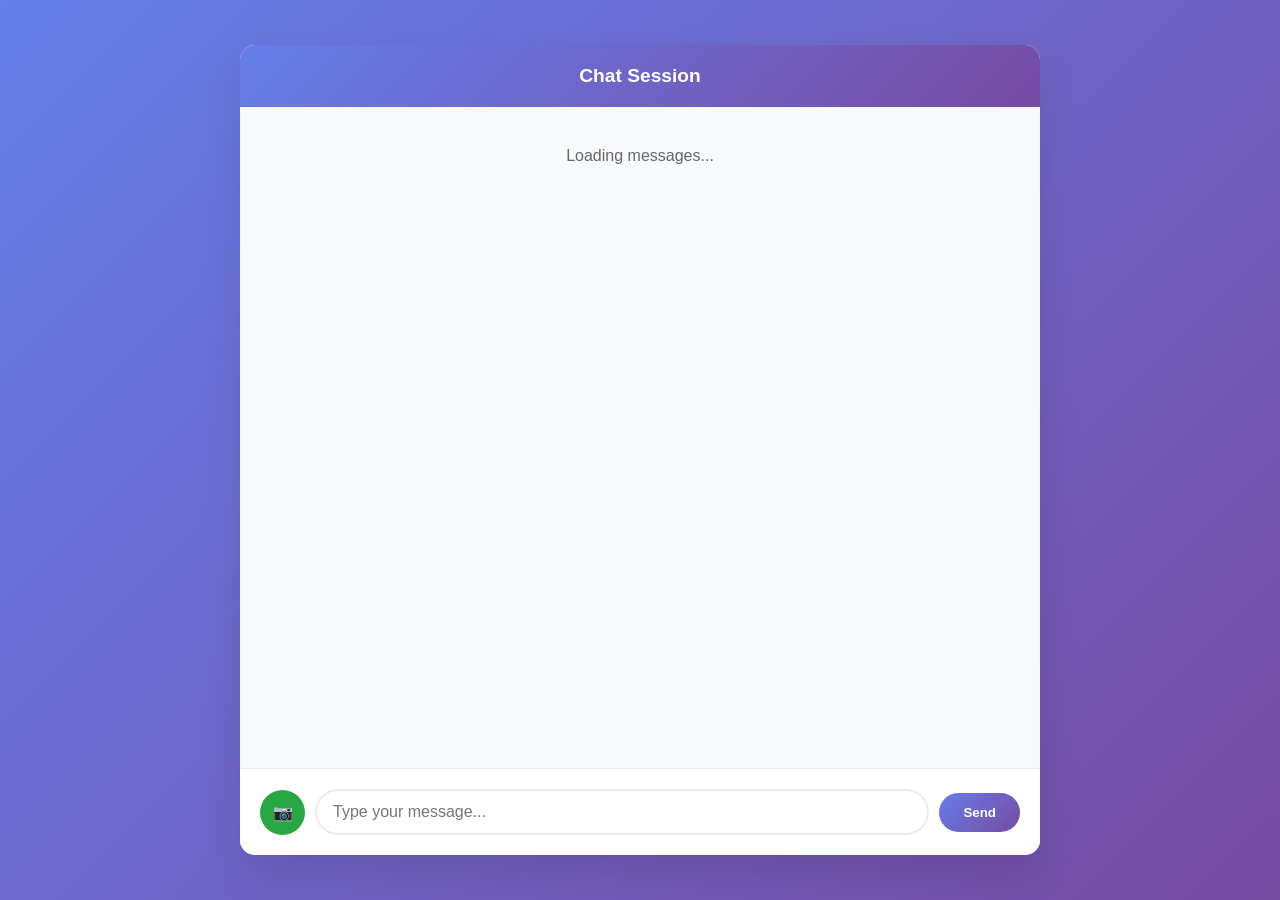
<file: chat.html>
<!DOCTYPE html>
<html lang="en">
<head>
    <meta charset="UTF-8">
    <meta name="viewport" content="width=device-width, initial-scale=1.0">
    <title>Chat - Adultlyf</title>
    <style>
        * {
            margin: 0;
            padding: 0;
            box-sizing: border-box;
        }

        body {
            font-family: 'Segoe UI', Tahoma, Geneva, Verdana, sans-serif;
            background: linear-gradient(135deg, #667eea 0%, #764ba2 100%);
            min-height: 100vh;
            display: flex;
            justify-content: center;
            align-items: center;
            padding: 20px;
        }

        .chat-container {
            background: white;
            border-radius: 15px;
            box-shadow: 0 20px 40px rgba(0,0,0,0.1);
            width: 100%;
            max-width: 800px;
            height: 90vh;
            display: flex;
            flex-direction: column;
            overflow: hidden;
        }

        .chat-header {
            background: linear-gradient(135deg, #667eea 0%, #764ba2 100%);
            color: white;
            padding: 20px;
            text-align: center;
            font-size: 1.2em;
            font-weight: bold;
        }

        .chat-messages {
            flex: 1;
            overflow-y: auto;
            padding: 20px;
            background: #f8f9fa;
        }

        .message {
            margin-bottom: 15px;
            padding: 12px 16px;
            border-radius: 18px;
            max-width: 70%;
            word-wrap: break-word;
            position: relative;
        }

        .message.admin {
            background: linear-gradient(135deg, #667eea 0%, #764ba2 100%);
            color: white;
            margin-left: auto;
            border-bottom-right-radius: 5px;
            text-align: right;
        }

        .message.client {
            background: #e9ecef;
            color: #333;
            margin-right: auto;
            border-bottom-left-radius: 5px;
            text-align: left;
        }

        .message.system {
            background: #fff3cd;
            color: #856404;
            text-align: center;
            margin: 10px auto;
            max-width: 80%;
            font-style: italic;
        }

        .message-image {
            max-width: 200px;
            max-height: 200px;
            border-radius: 10px;
            cursor: pointer;
            transition: transform 0.2s;
            user-select: none;
            -webkit-user-drag: none;
            -khtml-user-drag: none;
            -moz-user-drag: none;
            -o-user-drag: none;
        }

        .message-image:hover {
            transform: scale(1.05);
        }

        .image-caption {
            margin-top: 8px;
            font-size: 0.9em;
            color: #666;
            max-width: 200px;
            word-wrap: break-word;
        }

        .image-caption {
            margin-top: 8px;
            font-size: 0.9em;
            color: #666;
            max-width: 200px;
            word-wrap: break-word;
        }

        .image-caption {
            margin-top: 8px;
            font-size: 0.9em;
            color: #666;
            max-width: 200px;
            word-wrap: break-word;
        }

        .message-time {
            font-size: 0.8em;
            opacity: 0.7;
            margin-top: 5px;
        }

        .chat-input {
            padding: 20px;
            background: white;
            border-top: 1px solid #e9ecef;
            display: flex;
            gap: 10px;
            align-items: center;
        }

        .message-input {
            flex: 1;
            padding: 12px 16px;
            border: 2px solid #e9ecef;
            border-radius: 25px;
            outline: none;
            font-size: 16px;
            transition: border-color 0.3s;
        }

        .message-input:focus {
            border-color: #667eea;
        }

        .send-button {
            padding: 12px 24px;
            background: linear-gradient(135deg, #667eea 0%, #764ba2 100%);
            color: white;
            border: none;
            border-radius: 25px;
            cursor: pointer;
            font-weight: bold;
            transition: transform 0.2s;
        }

        .send-button:hover {
            transform: translateY(-2px);
        }

        .image-upload {
            display: none;
        }

        .image-upload-label {
            padding: 12px;
            background: #28a745;
            color: white;
            border-radius: 50%;
            cursor: pointer;
            display: flex !important;
            align-items: center;
            justify-content: center;
            width: 45px;
            height: 45px;
            transition: transform 0.2s;
        }

        .image-upload-label:hover {
            transform: translateY(-2px);
        }

        /* Modal for image zoom */
        .image-modal {
            display: none;
            position: fixed;
            z-index: 1000;
            left: 0;
            top: 0;
            width: 100%;
            height: 100%;
            background-color: rgba(0,0,0,0.9);
            justify-content: center;
            align-items: center;
        }

        .image-modal-content {
            max-width: 90%;
            max-height: 90%;
            object-fit: contain;
            user-select: none;
            -webkit-user-drag: none;
            -khtml-user-drag: none;
            -moz-user-drag: none;
            -o-user-drag: none;
        }

        .image-modal-close {
            position: absolute;
            top: 20px;
            right: 30px;
            color: white;
            font-size: 40px;
            font-weight: bold;
            cursor: pointer;
        }

        .loading {
            text-align: center;
            padding: 20px;
            color: #666;
        }

        .error {
            background: #f8d7da;
            color: #721c24;
            padding: 10px;
            border-radius: 5px;
            margin: 10px;
            text-align: center;
        }

        @media (max-width: 768px) {
            .chat-container {
                height: 100vh;
                border-radius: 0;
            }

            .message {
                max-width: 85%;
            }

            .message-image {
                max-width: 150px;
                max-height: 150px;
            }
        }
    </style>
</head>
<body>
    <div class="chat-container">
        <div class="chat-header">
            Chat Session
        </div>

        <div class="chat-messages" id="chatMessages">
            <div class="loading">Loading messages...</div>
        </div>

        <div class="chat-input">
            <input type="file" id="imageUpload" class="image-upload" accept="image/*">
            <label for="imageUpload" class="image-upload-label" id="imageUploadLabel" title="Send Image">
                📷
            </label>
            <input type="text" id="messageInput" class="message-input" placeholder="Type your message..." maxlength="500">
            <button id="sendButton" class="send-button">Send</button>
        </div>
    </div>

    <!-- Image Modal -->
    <div id="imageModal" class="image-modal">
        <span class="image-modal-close">&times;</span>
        <img id="modalImage" class="image-modal-content" alt="Zoomed image">
    </div>

    <script>
        // Get request ID from URL parameters
        const urlParams = new URLSearchParams(window.location.search);
        const requestId = urlParams.get('requestId');

        const clientName = urlParams.get('clientName');
        const chatHeader = document.querySelector('.chat-header');
        const chatMessages = document.getElementById('chatMessages');

        if (clientName) {
            const decodedClientName = decodeURIComponent(clientName);
            chatHeader.textContent = `Chat with ${decodedClientName}`;
            document.title = `Chat with ${decodedClientName} - Adultlyf`;
        }

        if (requestId && clientName) {
            chatMessages.innerHTML = `
                <div class="message system">
                    Welcome ${decodeURIComponent(clientName)}! Your meeting request has been submitted. An admin will respond shortly.
                    <div class="message-time">${new Date().toLocaleTimeString()}</div>
                </div>
            `;
        }

        if (!requestId) {
            document.getElementById('chatMessages').innerHTML = '<div class="error">No chat session found. Please check your meeting request.</div>';
        }

        let isAdmin = false;
        let pollInterval;

        // Store current chat in localStorage for persistence
        if (requestId) {
            localStorage.setItem('currentChatRequestId', requestId);
            localStorage.setItem('lastChatAccess', Date.now().toString());
        } else {
            // Try to restore from localStorage
            const storedRequestId = localStorage.getItem('currentChatRequestId');
            const lastAccess = localStorage.getItem('lastChatAccess');

            if (storedRequestId) {
                // Check if chat is still active (not ended by admin)
                fetch(`/chat/${storedRequestId}`)
                    .then(response => response.json())
                    .then(data => {
                        // Check if chat was ended by admin
                        const isEnded = data.messages && data.messages.some(msg =>
                            msg.sender === 'system' && msg.message === 'Chat session ended by administrator'
                        );

                        if (!isEnded) {
                            // Chat is still active, redirect to resume
                            window.location.href = `?requestId=${storedRequestId}`;
                            return;
                        } else {
                            // Chat was ended by admin, clear localStorage
                            localStorage.removeItem('currentChatRequestId');
                            localStorage.removeItem('lastChatAccess');
                            document.getElementById('chatMessages').innerHTML = '<div class="message system">Your previous chat session has ended. Please start a new meeting request to chat again.</div>';
                        }
                    })
                    .catch(error => {
                        console.error('Error checking chat status:', error);
                        // If we can't check, assume chat is still active
                        window.location.href = `?requestId=${storedRequestId}`;
                        return;
                    });
                return; // Wait for async check
            }
        }

        // Check if user is admin (has admin session)
        fetch('/admin/escorts', { credentials: 'same-origin' })
            .then(response => {
                if (response.ok) {
                    isAdmin = true;
                }
            })
            .catch(() => {
                // Not admin, that's fine
            })
            .finally(() => {
                // Show image upload for ALL users (both clients and admins)
                const imageLabel = document.getElementById('imageUploadLabel');
                const imageUpload = document.getElementById('imageUpload');

                // Ensure the upload button is visible and accessible
                imageLabel.style.display = 'flex';
                imageLabel.style.visibility = 'visible';
                imageLabel.style.opacity = '1';

                // Make sure the file input is enabled
                imageUpload.disabled = false;

                console.log('Image upload button is now visible for ' + (isAdmin ? 'admin' : 'client'));
                loadMessages();
                startPolling();
            });

        function loadMessages() {
            if (!requestId) return;

            fetch(`/chat/${requestId}`)
                .then(response => {
                    if (!response.ok) {
                        throw new Error(`HTTP ${response.status}: ${response.statusText}`);
                    }
                    return response.json();
                })
                .then(data => {
                    console.log('Received messages:', data.messages); // Debug log
                    displayMessages(data.messages);
                })
                .catch(error => {
                    console.error('Error loading messages:', error);
                    // Don't stop polling on errors - just log and continue
                    // Only show error if it's been failing for a while
                    if (!window.consecutiveErrors) {
                        window.consecutiveErrors = 0;
                    }
                    window.consecutiveErrors++;

                    if (window.consecutiveErrors >= 5) {
                        document.getElementById('chatMessages').innerHTML = '<div class="error">Connection lost. Please refresh the page to reconnect.</div>';
                        // Stop polling after too many consecutive errors
                        if (pollInterval) {
                            clearInterval(pollInterval);
                            pollInterval = null;
                        }
                    }
                });
        }

        function displayMessages(messages) {
            const container = document.getElementById('chatMessages');

            console.log('DEBUG: Displaying messages:', messages);

            if (messages.length === 0) {
                container.innerHTML = '<div class="message system">No messages yet. Start the conversation!</div>';
                return;
            }

            container.innerHTML = messages.map(msg => {
                const messageClass = msg.sender === 'admin' ? 'admin' : msg.sender === 'client' ? 'client' : 'system';
                const timeString = new Date(msg.timestamp).toLocaleString();

                let content = '';

                if (msg.image_url) {
                    // Display the image using the image_url
                    console.log('DEBUG: Found image_url:', msg.image_url);
                    content = `<img src="${msg.image_url}" alt="Sent image" class="message-image" onclick="openImageModal('${msg.image_url}')" onerror="console.error('Image failed to load:', '${msg.image_url}')">`;

                    // If there's also a message (caption), display it below the image
                    if (msg.message) {
                        // Check if message contains HTML (like admin-generated img tags)
                        if (msg.message.startsWith('<img') && msg.message.includes('src=')) {
                            // This is HTML content (admin-generated image with caption)
                            content += `<div class="image-caption">${msg.message}</div>`;
                        } else {
                            // This is plain text caption
                            content += `<div class="image-caption">${msg.message.replace(/\n/g, '<br>')}</div>`;
                        }
                    }
                } else if (msg.message) {
                    // Regular text message - check if it contains HTML
                    if (msg.message.startsWith('<img') && msg.message.includes('src=')) {
                        // This is HTML content (admin-generated image)
                        content = msg.message;
                    } else {
                        // Regular text message
                        content = `<div>${msg.message.replace(/\n/g, '<br>')}</div>`;
                        console.log('DEBUG: Regular text message:', msg);
                    }
                }

                return `
                    <div class="message ${messageClass}">
                        ${content}
                        <div class="message-time">${timeString}</div>
                    </div>
                `;
            }).join('');

            // Scroll to bottom
            container.scrollTop = container.scrollHeight;
        }

        function sendMessage() {
            const input = document.getElementById('messageInput');
            const message = input.value.trim();
            const imageFile = document.getElementById('imageUpload').files[0];

            if (!message && !imageFile) return;

            // Prepare form data for image upload
            if (imageFile) {
                const formData = new FormData();
                formData.append('image', imageFile);
                if (message) {
                    formData.append('message', message);
                }

                fetch(`/chat/${requestId}`, {
                    method: 'POST',
                    body: formData,
                    credentials: 'same-origin'
                })
                .then(response => response.json())
                .then(data => {
                    if (data.success) {
                        input.value = '';
                        document.getElementById('imageUpload').value = '';
                        loadMessages(); // Refresh messages
                    } else {
                        alert('Error sending message: ' + data.error);
                    }
                })
                .catch(error => {
                    console.error('Error sending message:', error);
                    alert('Failed to send message. Please try again.');
                });
            } else {
                // Regular text message
                fetch(`/chat/${requestId}`, {
                    method: 'POST',
                    headers: {
                        'Content-Type': 'application/json',
                    },
                    body: JSON.stringify({
                        sender: isAdmin ? 'admin' : 'client',
                        message: message
                    }),
                    credentials: 'same-origin'
                })
                .then(response => response.json())
                .then(data => {
                    if (data.success) {
                        input.value = '';
                        loadMessages(); // Refresh messages
                    } else {
                        alert('Error sending message: ' + data.error);
                    }
                })
                .catch(error => {
                    console.error('Error sending message:', error);
                    alert('Failed to send message. Please try again.');
                });
            }
        }

        function openImageModal(imageUrl) {
            const modal = document.getElementById('imageModal');
            const modalImg = document.getElementById('modalImage');
            modal.style.display = 'flex';
            modalImg.src = imageUrl;
        }

        function closeImageModal() {
            document.getElementById('imageModal').style.display = 'none';
        }

        function startPolling() {
            pollInterval = setInterval(loadMessages, 3000); // Poll every 3 seconds
        }

        // Event listeners
        document.getElementById('sendButton').addEventListener('click', sendMessage);

        document.getElementById('messageInput').addEventListener('keypress', function(e) {
            if (e.key === 'Enter') {
                sendMessage();
            }
        });

        document.getElementById('imageUpload').addEventListener('change', function(e) {
            const file = e.target.files[0];
            if (file && !file.type.startsWith('image/')) {
                alert('Please select an image file.');
                e.target.value = '';
            }
        });

        document.querySelector('.image-modal-close').addEventListener('click', closeImageModal);

        document.getElementById('imageModal').addEventListener('click', function(e) {
            if (e.target === this) {
                closeImageModal();
            }
        });

        // Prevent image downloads and right-click
        document.addEventListener('contextmenu', function(e) {
            if (e.target.classList.contains('message-image') || e.target.classList.contains('image-modal-content')) {
                e.preventDefault();
                return false;
            }
        });

        // Prevent drag and drop of images
        document.addEventListener('dragstart', function(e) {
            if (e.target.classList.contains('message-image') || e.target.classList.contains('image-modal-content')) {
                e.preventDefault();
                return false;
            }
        });

        // Clean up on page unload
        window.addEventListener('beforeunload', function() {
            if (pollInterval) {
                clearInterval(pollInterval);
            }
        });
    </script>
</body>
</html>
</file>
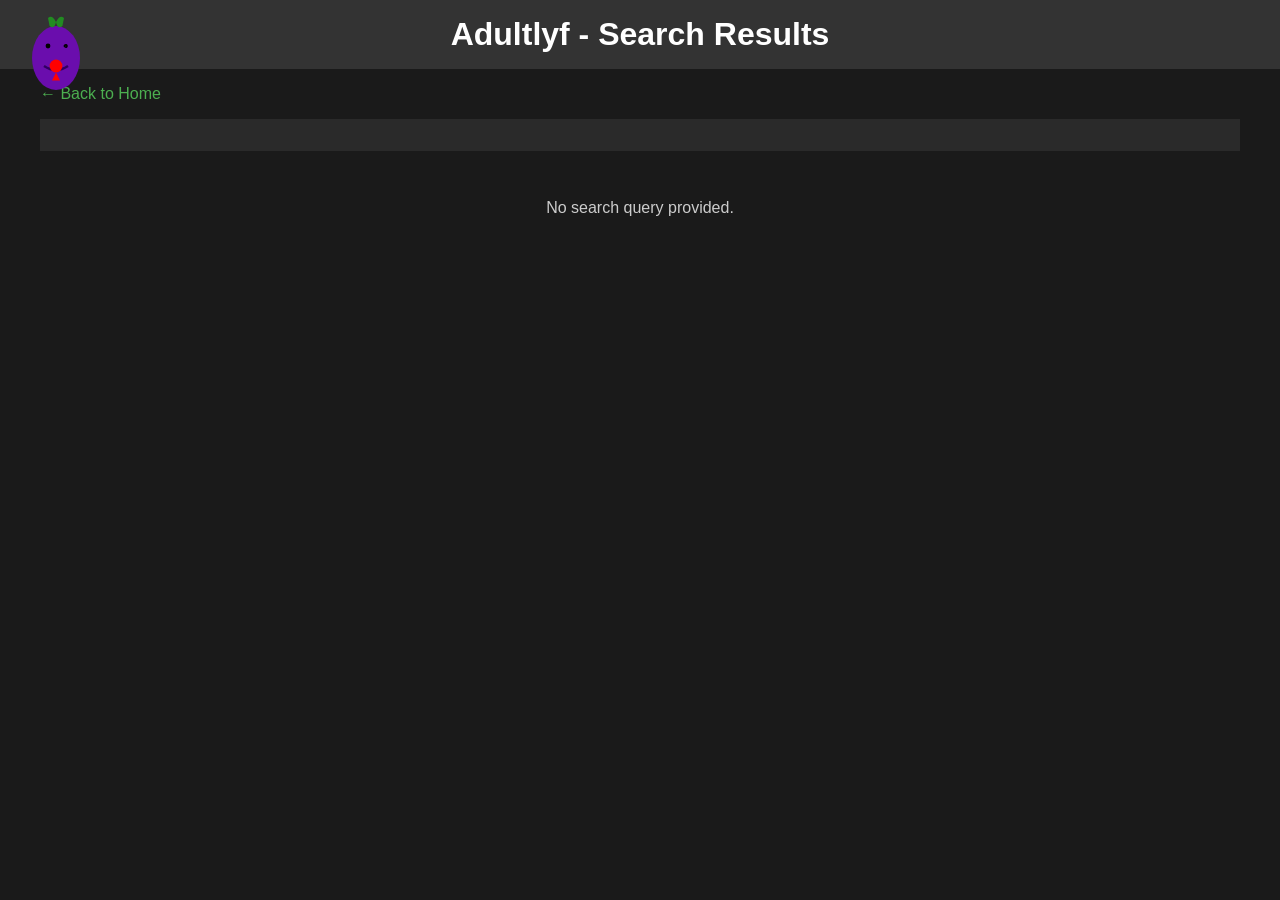
<file: search.html>
<!DOCTYPE html>
<html lang="en">
<head>
    <meta charset="UTF-8">
    <meta name="viewport" content="width=device-width, initial-scale=1.0">
    <title>Search Results - Adultlyf</title>
    <link rel="icon" type="image/svg+xml" href="/static/logo.svg">
    <link rel="apple-touch-icon" href="/static/logo.svg">
    <style>
        body {
            font-family: Arial, sans-serif;
            background-color: #1a1a1a;
            color: #fff;
            margin: 0;
            padding: 0;
        }
        header {
            background-color: #333;
            padding: 1rem;
            text-align: center;
        }
        header h1 {
            margin: 0;
            font-size: 2rem;
        }
        .search-info {
            text-align: center;
            padding: 1rem;
            background-color: #2a2a2a;
            margin-bottom: 1rem;
        }
        .container {
            max-width: 1200px;
            margin: 0 auto;
            padding: 1rem;
        }
        .video-grid {
            display: grid;
            grid-template-columns: repeat(auto-fill, minmax(300px, 1fr));
            gap: 1.5rem;
        }
        .video-item {
            background-color: #2a2a2a;
            border-radius: 8px;
            overflow: hidden;
            box-shadow: 0 4px 8px rgba(0, 0, 0, 0.2);
            cursor: pointer;
            transition: transform 0.2s;
        }
        .video-item:hover {
            transform: scale(1.05);
        }
        .video-item img {
            width: 100%;
            height: auto;
        }
        .video-item-title {
            padding: 1rem;
            font-size: 1.1rem;
            font-weight: bold;
        }
        .loading {
            text-align: center;
            padding: 3rem 2rem;
            color: #fff;
            background: linear-gradient(135deg, #667eea 0%, #764ba2 100%);
            border-radius: 15px;
            margin: 2rem 0;
            box-shadow: 0 8px 32px rgba(0, 0, 0, 0.3);
        }
        .loading h2 {
            margin: 0 0 1rem 0;
            font-size: 1.8rem;
            font-weight: bold;
        }
        .loading p {
            margin: 0 0 1.5rem 0;
            font-size: 1.1rem;
            opacity: 0.9;
        }
        .countdown {
            font-size: 3rem;
            font-weight: bold;
            color: #ffd700;
            text-shadow: 0 0 20px rgba(255, 215, 0, 0.5);
            margin: 1rem 0;
            font-family: 'Courier New', monospace;
        }
        .loading-spinner {
            display: inline-block;
            width: 40px;
            height: 40px;
            border: 4px solid rgba(255, 255, 255, 0.3);
            border-radius: 50%;
            border-top-color: #fff;
            animation: spin 1s ease-in-out infinite;
            margin-bottom: 1rem;
        }
        .countdown-container {
            margin-top: 2rem;
            display: flex;
            flex-direction: column;
            align-items: center;
        }
        .countdown-circle {
            position: relative;
            margin-bottom: 1rem;
        }
        .countdown-circle svg circle {
            transition: stroke-dashoffset 0.1s linear;
        }
        .countdown-number {
            position: absolute;
            top: 50%;
            left: 50%;
            transform: translate(-50%, -50%);
            font-size: 2.5rem;
            font-weight: bold;
            color: #ffd700;
            text-shadow: 0 0 10px rgba(255, 215, 0, 0.8);
            font-family: 'Courier New', monospace;
        }
        .countdown-text {
            font-size: 1rem;
            color: rgba(255, 255, 255, 0.8);
            text-transform: uppercase;
            letter-spacing: 1px;
        }
        @keyframes spin {
            to { transform: rotate(360deg); }
        }
        .no-results {
            text-align: center;
            padding: 2rem;
            color: #ccc;
        }
        .back-link {
            display: inline-block;
            margin-bottom: 1rem;
            color: #4CAF50;
            text-decoration: none;
        }
        .back-link:hover {
            text-decoration: underline;
        }

        /* Responsive Design */
        @media (max-width: 768px) {
            header {
                padding: 0.5rem;
            }

            header h1 {
                font-size: 1.5rem;
            }

            .container {
                padding: 0.5rem;
            }

            .search-info {
                padding: 0.75rem;
                font-size: 0.9rem;
            }

            .video-grid {
                grid-template-columns: repeat(auto-fill, minmax(250px, 1fr));
                gap: 1rem;
            }

            .video-item-title {
                font-size: 1rem;
                padding: 0.75rem;
            }

            .loading {
                padding: 2rem 1rem;
                margin: 1rem 0;
            }

            .loading h2 {
                font-size: 1.4rem;
            }

            .loading p {
                font-size: 1rem;
            }

            .countdown {
                font-size: 2rem;
            }

            .countdown-number {
                font-size: 2rem !important;
            }

            .countdown-circle svg {
                width: 100px !important;
                height: 100px !important;
            }

            .site-logo img {
                height: 50px !important;
            }
        }

        @media (max-width: 480px) {
            header h1 {
                font-size: 1.2rem;
            }

            .container {
                padding: 0.25rem;
            }

            .search-info {
                padding: 0.5rem;
                font-size: 0.8rem;
            }

            .video-grid {
                grid-template-columns: 1fr;
                gap: 0.75rem;
            }

            .video-item {
                margin: 0 auto;
            }

            .video-item-title {
                font-size: 0.9rem;
                padding: 0.5rem;
            }

            .loading {
                padding: 1.5rem 0.5rem;
                margin: 0.75rem 0;
            }

            .loading h2 {
                font-size: 1.2rem;
            }

            .loading p {
                font-size: 0.9rem;
            }

            .countdown {
                font-size: 1.5rem;
            }

            .countdown-number {
                font-size: 1.5rem !important;
            }

            .countdown-circle svg {
                width: 80px !important;
                height: 80px !important;
            }

            .no-results {
                padding: 1rem;
                font-size: 0.9rem;
            }

            .site-logo {
                left: 0.5rem !important;
            }

            .site-logo img {
                height: 40px !important;
                margin-right: 10px;
            }

            .back-link {
                font-size: 0.9rem;
            }
        }

        /* Touch-friendly buttons */
        @media (hover: none) and (pointer: coarse) {
            .video-item {
                min-height: 150px;
            }
        }
    </style>
</head>
<body>
    <header>
        <a href="/" class="site-logo" style="position: absolute; left: 1rem; top: 10px;">
            <img src="/static/logo.svg" alt="Adultlyf Logo" style="height: 80px; width: auto; vertical-align: middle; margin-right: 15px;">
        </a>
        <h1>Adultlyf - Search Results</h1>
    </header>
    <div class="container">
        <a href="index.html" class="back-link">&larr; Back to Home</a>
        <div id="search-info" class="search-info"></div>
        <div id="results-container">
            <div class="loading">Searching for videos...</div>
        </div>
    </div>

    <script>
        document.addEventListener("DOMContentLoaded", function() {
            const urlParams = new URLSearchParams(window.location.search);
            const query = urlParams.get('q');

            if (!query) {
                document.getElementById('results-container').innerHTML = '<div class="no-results">No search query provided.</div>';
                return;
            }

            document.getElementById('search-info').textContent = `Search results for: "${decodeURIComponent(query)}"`;

            // First, show local results immediately
            fetch("videos.json")
                .then(response => response.json())
                .then(data => {
                    const localResults = data.filter(video =>
                        video.title.toLowerCase().includes(query.toLowerCase())
                    );

                    if (localResults.length > 0) {
                        displayResults(localResults, `Found ${localResults.length} local results`);
                    }

                    // Then scrape for more results
                    return performSearch(query);
                })
                .catch(error => {
                    console.error("Error loading videos:", error);
                    return performSearch(query);
                });
        });

        async function performSearch(searchTerm) {
            // Show loading screen
            showLoadingScreen(searchTerm);

            try {
                const response = await fetch(`/api/search?q=${encodeURIComponent(searchTerm)}`);

                const result = await response.json();

                if (result.success && result.videos && result.videos.length > 0) {
                    displayResults(result.videos, `Found ${result.total_results} total results`);
                } else {
                    // No videos found, just show local results if any
                    fetch("videos.json")
                        .then(response => response.json())
                        .then(data => {
                            const localResults = data.filter(video =>
                                video.title.toLowerCase().includes(searchTerm.toLowerCase())
                            );

                            if (localResults.length > 0) {
                                displayResults(localResults, `Found ${localResults.length} local results`);
                            } else {
                                document.getElementById('results-container').innerHTML =
                                    '<div class="no-results">No videos found for this search term.</div>';
                            }
                        });
                }
            } catch (error) {
                console.error('Error during scraping:', error);
                // On error, fall back to showing local results
                fetch("videos.json")
                    .then(response => response.json())
                    .then(data => {
                        const localResults = data.filter(video =>
                            video.title.toLowerCase().includes(searchTerm.toLowerCase())
                        );

                        if (localResults.length > 0) {
                            displayResults(localResults, `Found ${localResults.length} local results (scraping failed)`);
                        } else {
                            document.getElementById('results-container').innerHTML =
                                '<div class="no-results">Error occurred while searching. Please try again later.</div>';
                        }
                    })
                    .catch(localError => {
                        console.error('Error loading local videos:', localError);
                        document.getElementById('results-container').innerHTML =
                            '<div class="no-results">Error occurred while searching. Please try again later.</div>';
                    });
            }
        }

        function showLoadingScreen(searchTerm) {
            const container = document.getElementById('results-container');
            let countdown = 20; // 20 second countdown

            const loadingHtml = `
                <div class="loading">
                    <div class="loading-spinner"></div>
                    <h2>🎥 Searching for "${decodeURIComponent(searchTerm)}"</h2>
                    <p>Please wait while we search across multiple adult sites...</p>
                    <div class="countdown-container">
                        <div class="countdown-circle">
                            <svg width="120" height="120" viewBox="0 0 120 120">
                                <circle cx="60" cy="60" r="54" stroke="#333" stroke-width="6" fill="none"/>
                                <circle cx="60" cy="60" r="54" stroke="#ff6b6b" stroke-width="6" fill="none"
                                        stroke-dasharray="339.29" stroke-dashoffset="0"
                                        transform="rotate(-90 60 60)" id="countdown-circle"/>
                            </svg>
                            <div class="countdown-number">${countdown}</div>
                        </div>
                        <div class="countdown-text">seconds remaining</div>
                    </div>
                </div>
            `;

            container.innerHTML = loadingHtml;

            // Animate the countdown circle
            const circle = document.getElementById('countdown-circle');
            const circumference = 2 * Math.PI * 54; // radius = 54
            const totalTime = countdown * 1000;
            const updateInterval = 100; // Update every 100ms

            let timeLeft = countdown;
            const interval = setInterval(() => {
                timeLeft -= updateInterval / 1000;
                const progress = Math.max(0, timeLeft / countdown);
                const offset = circumference * (1 - progress);

                if (circle) {
                    circle.style.strokeDashoffset = offset;
                }

                const countdownElement = document.querySelector('.countdown-number');
                if (countdownElement) {
                    countdownElement.textContent = Math.ceil(timeLeft);
                }

                if (timeLeft <= 0) {
                    clearInterval(interval);
                }
            }, updateInterval);
        }

        function displayResults(videos, infoText = '') {
            const container = document.getElementById('results-container');

            let html = '';
            if (infoText) {
                html += `<div class="search-info" style="margin-bottom: 1rem;">${infoText}</div>`;
            }

            if (videos.length === 0) {
                html += '<div class="no-results">No videos found.</div>';
            } else {
                html += '<div class="video-grid">';

                videos.forEach(video => {
                    const params = new URLSearchParams({
                        embed_url: encodeURIComponent(video.embed_url),
                        video_url: encodeURIComponent(video.video_url),
                        title: encodeURIComponent(video.title)
                    });

                    html += `
                        <div class="video-item" onclick="window.open('player.html?${params.toString()}', '_blank')">
                            <img src="${video.thumbnail}" alt="${video.title}" loading="lazy">
                            <div class="video-item-title">${video.title}</div>
                        </div>
                    `;
                });

                html += '</div>';
            }

            container.innerHTML = html;
        }
    </script>
</body>
</html>
</file>
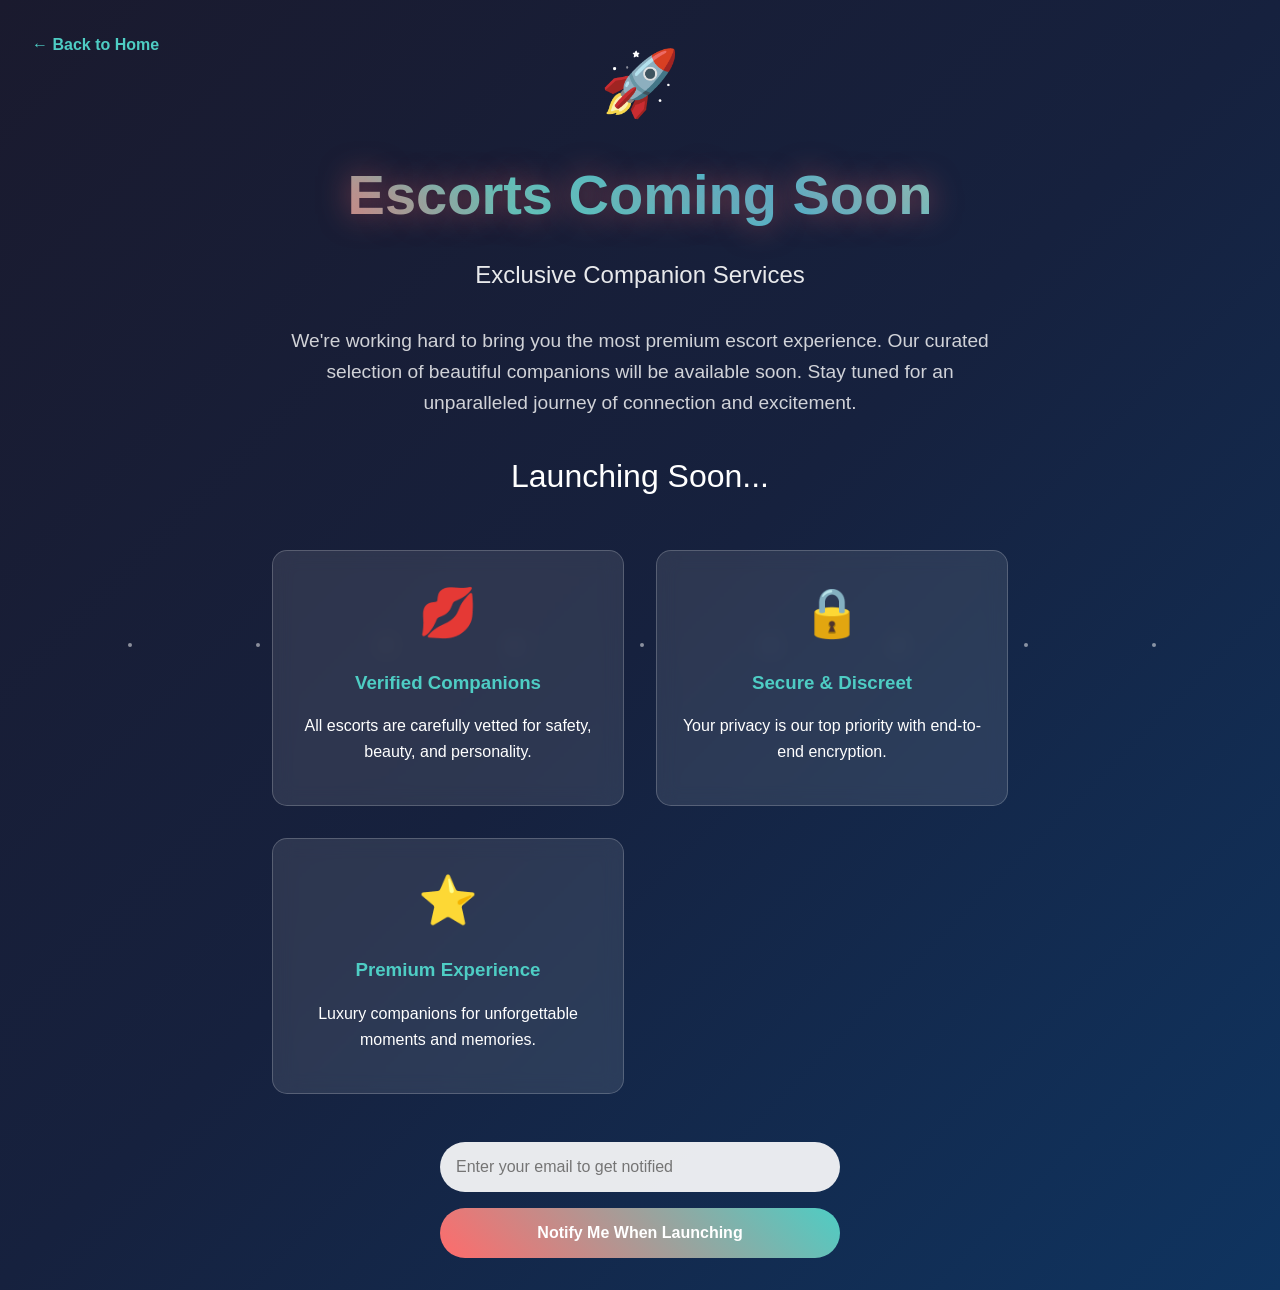
<file: templates/coming_soon.html>
<!DOCTYPE html>
<html lang="en">
<head>
    <meta charset="UTF-8">
    <meta name="viewport" content="width=device-width, initial-scale=1.0">
    <title>Escorts Coming Soon - Adultlyf</title>
    <meta name="description" content="Our escort service is coming soon. Stay tuned for the best companion experiences.">
    <link rel="icon" type="image/svg+xml" href="/static/logo.svg">
    <link rel="apple-touch-icon" href="/static/logo.svg">
    <link rel="stylesheet" href="/static/main.css">
    <style>
        body {
            background: linear-gradient(135deg, #1a1a2e, #16213e, #0f3460);
            color: #fff;
            font-family: 'Arial', sans-serif;
            min-height: 100vh;
            display: flex;
            flex-direction: column;
            justify-content: center;
            align-items: center;
            margin: 0;
            overflow-x: hidden;
        }

        .coming-soon-container {
            text-align: center;
            max-width: 800px;
            padding: 2rem;
            animation: fadeInUp 1s ease-out;
        }

        @keyframes fadeInUp {
            from {
                opacity: 0;
                transform: translateY(30px);
            }
            to {
                opacity: 1;
                transform: translateY(0);
            }
        }

        .logo {
            font-size: 4rem;
            margin-bottom: 1rem;
            animation: pulse 2s infinite;
        }

        @keyframes pulse {
            0% { transform: scale(1); }
            50% { transform: scale(1.05); }
            100% { transform: scale(1); }
        }

        h1 {
            font-size: 3.5rem;
            margin: 0;
            background: linear-gradient(45deg, #ff6b6b, #4ecdc4, #45b7d1, #96ceb4);
            -webkit-background-clip: text;
            -webkit-text-fill-color: transparent;
            background-clip: text;
            text-shadow: 0 0 30px rgba(255, 107, 107, 0.5);
            animation: glow 2s ease-in-out infinite alternate;
        }

        @keyframes glow {
            from { text-shadow: 0 0 20px rgba(255, 107, 107, 0.5); }
            to { text-shadow: 0 0 30px rgba(255, 107, 107, 0.8), 0 0 40px rgba(78, 205, 196, 0.5); }
        }

        .subtitle {
            font-size: 1.5rem;
            margin: 1rem 0 2rem;
            opacity: 0.9;
            animation: fadeIn 2s ease-in 0.5s both;
        }

        .description {
            font-size: 1.2rem;
            line-height: 1.6;
            margin-bottom: 2rem;
            opacity: 0.8;
            animation: fadeIn 2s ease-in 1s both;
        }

        .countdown {
            font-size: 2rem;
            margin: 2rem 0;
            animation: fadeIn 2s ease-in 1.5s both;
        }

        .features {
            display: grid;
            grid-template-columns: repeat(auto-fit, minmax(250px, 1fr));
            gap: 2rem;
            margin: 3rem 0;
            animation: fadeIn 2s ease-in 2s both;
        }

        .feature {
            background: rgba(255, 255, 255, 0.1);
            padding: 1.5rem;
            border-radius: 15px;
            backdrop-filter: blur(10px);
            border: 1px solid rgba(255, 255, 255, 0.2);
            transition: transform 0.3s ease, box-shadow 0.3s ease;
        }

        .feature:hover {
            transform: translateY(-5px);
            box-shadow: 0 10px 30px rgba(0, 0, 0, 0.3);
        }

        .feature-icon {
            font-size: 3rem;
            margin-bottom: 1rem;
        }

        .feature h3 {
            margin: 0 0 0.5rem;
            color: #4ecdc4;
        }

        .notify-form {
            max-width: 400px;
            margin: 0 auto;
            animation: fadeIn 2s ease-in 2.5s both;
        }

        .notify-form input {
            width: 100%;
            padding: 1rem;
            border: none;
            border-radius: 25px;
            margin-bottom: 1rem;
            font-size: 1rem;
            background: rgba(255, 255, 255, 0.9);
            color: #333;
        }

        .notify-form button {
            width: 100%;
            padding: 1rem;
            border: none;
            border-radius: 25px;
            background: linear-gradient(45deg, #ff6b6b, #4ecdc4);
            color: white;
            font-size: 1rem;
            font-weight: bold;
            cursor: pointer;
            transition: transform 0.3s ease;
        }

        .notify-form button:hover {
            transform: scale(1.05);
        }

        .back-link {
            position: absolute;
            top: 2rem;
            left: 2rem;
            color: #4ecdc4;
            text-decoration: none;
            font-weight: bold;
            transition: color 0.3s ease;
        }

        .back-link:hover {
            color: #ff6b6b;
        }

        /* Floating particles animation */
        .particle {
            position: absolute;
            width: 4px;
            height: 4px;
            background: rgba(255, 255, 255, 0.5);
            border-radius: 50%;
            animation: float 6s linear infinite;
        }

        .particle:nth-child(odd) {
            animation-duration: 8s;
        }

        .particle:nth-child(3n) {
            animation-duration: 10s;
        }

        @keyframes float {
            0% { transform: translateY(100vh) rotate(0deg); opacity: 0; }
            10% { opacity: 1; }
            90% { opacity: 1; }
            100% { transform: translateY(-100vh) rotate(360deg); opacity: 0; }
        }

        @media (max-width: 768px) {
            h1 { font-size: 2.5rem; }
            .coming-soon-container { padding: 1rem; }
            .features { grid-template-columns: 1fr; }
        }
    </style>
</head>
<body>
    <a href="/" class="back-link">&larr; Back to Home</a>

    <!-- Floating particles -->
    <div class="particle" style="left: 10%; animation-delay: 0s;"></div>
    <div class="particle" style="left: 20%; animation-delay: 1s;"></div>
    <div class="particle" style="left: 30%; animation-delay: 2s;"></div>
    <div class="particle" style="left: 40%; animation-delay: 3s;"></div>
    <div class="particle" style="left: 50%; animation-delay: 4s;"></div>
    <div class="particle" style="left: 60%; animation-delay: 5s;"></div>
    <div class="particle" style="left: 70%; animation-delay: 6s;"></div>
    <div class="particle" style="left: 80%; animation-delay: 7s;"></div>
    <div class="particle" style="left: 90%; animation-delay: 8s;"></div>

    <div class="coming-soon-container">
        <div class="logo">🚀</div>
        <h1>Escorts Coming Soon</h1>
        <p class="subtitle">Exclusive Companion Services</p>
        <p class="description">
            We're working hard to bring you the most premium escort experience. Our curated selection of beautiful companions will be available soon. Stay tuned for an unparalleled journey of connection and excitement.
        </p>

        <div class="countdown">
            Launching Soon...
        </div>

        <div class="features">
            <div class="feature">
                <div class="feature-icon">💋</div>
                <h3>Verified Companions</h3>
                <p>All escorts are carefully vetted for safety, beauty, and personality.</p>
            </div>
            <div class="feature">
                <div class="feature-icon">🔒</div>
                <h3>Secure & Discreet</h3>
                <p>Your privacy is our top priority with end-to-end encryption.</p>
            </div>
            <div class="feature">
                <div class="feature-icon">⭐</div>
                <h3>Premium Experience</h3>
                <p>Luxury companions for unforgettable moments and memories.</p>
            </div>
        </div>

        <form class="notify-form">
            <input type="email" placeholder="Enter your email to get notified" required>
            <button type="submit">Notify Me When Launching</button>
        </form>
    </div>

    <script>
        // Simple form handling
        document.querySelector('.notify-form').addEventListener('submit', function(e) {
            e.preventDefault();
            alert('Thank you! We\'ll notify you when escorts launch.');
            this.reset();
        });
    </script>
</body>
</html>
</file>
<file: static/main.css>
/* ===== MODERN ADULTLYF UI/UX DESIGN ===== */
/* Modern typography and color system */
@import url('https://fonts.googleapis.com/css2?family=Inter:wght@300;400;500;600;700&display=swap');
@import url('https://fonts.googleapis.com/css2?family=Playfair+Display:wght@400;500;600;700&display=swap');

/* CSS Custom Properties for consistent theming */
:root {
    --primary-gradient: linear-gradient(135deg, #667eea 0%, #764ba2 100%);
    --secondary-gradient: linear-gradient(135deg, #f093fb 0%, #f5576c 100%);
    --accent-gradient: linear-gradient(135deg, #4facfe 0%, #00f2fe 100%);
    --dark-bg: #0a0a0a;
    --card-bg: rgba(255, 255, 255, 0.02);
    --border-color: rgba(255, 255, 255, 0.1);
    --text-primary: #ffffff;
    --text-secondary: rgba(255, 255, 255, 0.7);
    --text-muted: rgba(255, 255, 255, 0.5);
    --shadow-light: 0 4px 20px rgba(0, 0, 0, 0.1);
    --shadow-medium: 0 8px 32px rgba(0, 0, 0, 0.2);
    --shadow-heavy: 0 16px 64px rgba(0, 0, 0, 0.3);
    --border-radius: 16px;
    --transition: all 0.3s cubic-bezier(0.4, 0, 0.2, 1);
}

/* ===== GLOBAL STYLES ===== */
* {
    box-sizing: border-box;
}

body {
    font-family: 'Inter', -apple-system, BlinkMacSystemFont, 'Segoe UI', Roboto, sans-serif;
    background: var(--dark-bg);
    color: var(--text-primary);
    line-height: 1.6;
    margin: 0;
    padding: 0;
    overflow-x: hidden;
    background-image:
        radial-gradient(circle at 20% 80%, rgba(120, 119, 198, 0.1) 0%, transparent 50%),
        radial-gradient(circle at 80% 20%, rgba(255, 119, 198, 0.1) 0%, transparent 50%),
        radial-gradient(circle at 40% 40%, rgba(120, 219, 255, 0.05) 0%, transparent 50%);
    background-attachment: fixed;
}

/* ===== AGE VERIFICATION ===== */
.age-verification-overlay {
    position: fixed;
    top: 0;
    left: 0;
    width: 100%;
    height: 100vh;
    background: rgba(0, 0, 0, 0.85);
    backdrop-filter: blur(20px);
    z-index: 9999;
    display: flex;
    align-items: center;
    justify-content: center;
    padding: 2rem;
}

.age-verification-popup {
    background: rgba(255, 255, 255, 0.05);
    backdrop-filter: blur(20px);
    border: 1px solid var(--border-color);
    border-radius: var(--border-radius);
    padding: 3rem 2rem;
    max-width: 480px;
    width: 100%;
    text-align: center;
    box-shadow: var(--shadow-heavy);
    animation: modalSlideIn 0.6s cubic-bezier(0.34, 1.56, 0.64, 1);
}

@keyframes modalSlideIn {
    from {
        opacity: 0;
        transform: translateY(30px) scale(0.95);
    }
    to {
        opacity: 1;
        transform: translateY(0) scale(1);
    }
}

.eggplant-logo {
    width: 120px;
    height: 120px;
    margin: 0 auto 1.5rem;
    animation: bounce 2s infinite;
    filter: drop-shadow(0 0 15px rgba(255, 0, 255, 0.4));
}

@keyframes bounce {
    0%, 20%, 50%, 80%, 100% { transform: translateY(0); }
    40% { transform: translateY(-20px); }
    60% { transform: translateY(-10px); }
}

.age-verification-question {
    font-size: 1.8rem;
    font-weight: 600;
    margin-bottom: 2.5rem;
    color: var(--text-primary);
    text-shadow: 0 0 20px rgba(255, 255, 255, 0.3);
}

/* Toggle Switch - Working version */
.toggle-container {
    display: flex;
    justify-content: center;
    align-items: center;
    margin: 2.5rem 0;
}

.toggle-switch {
    display: flex;
    justify-content: center;
    align-items: center;
}

.toggle-switch span {
    font-size: 1.2rem;
    font-weight: 600;
    margin: 0 15px;
    color: var(--text-secondary);
    transition: var(--transition);
}

.toggle-switch input[type="checkbox"] {
    height: 0;
    width: 0;
    visibility: hidden;
}

.toggle-switch label {
    cursor: pointer;
    text-indent: -9999px;
    width: 60px;
    height: 30px;
    background: #555;
    border-radius: 100px;
    position: relative;
    transition: var(--transition);
}

.toggle-switch label:after {
    content: '';
    position: absolute;
    top: 3px;
    left: 3px;
    width: 24px;
    height: 24px;
    background: white;
    border-radius: 90px;
    transition: 0.3s;
}

.toggle-switch input:checked + label {
    background: var(--primary-gradient);
    box-shadow: 0 0 15px rgba(102, 126, 234, 0.5);
}

.toggle-switch input:checked + label:after {
    left: calc(100% - 3px);
    transform: translateX(-100%);
}

/* Highlight "Yes" when selected */
.toggle-switch input:checked + label + span {
    color: #667eea;
    font-weight: 700;
    text-shadow: 0 0 10px rgba(102, 126, 234, 0.5);
    transform: scale(1.1);
}

/* ===== HEADER ===== */
header {
    background: linear-gradient(135deg, rgba(10, 10, 10, 0.95), rgba(20, 0, 20, 0.95));
    backdrop-filter: blur(10px);
    border-bottom: 1px solid var(--border-color);
    padding: 2rem 1rem;
    position: relative;
    text-align: center;
    box-shadow: var(--shadow-medium);
}

.site-logo {
    position: absolute;
    left: 2rem;
    top: 50%;
    transform: translateY(-50%);
}

.site-logo img {
    height: 60px;
    width: auto;
    filter: drop-shadow(0 0 10px rgba(255, 255, 255, 0.3));
}

header h1 {
    font-family: 'Playfair Display', serif;
    font-size: 3.5rem;
    font-weight: 700;
    margin: 0;
    background: var(--primary-gradient);
    -webkit-background-clip: text;
    -webkit-text-fill-color: transparent;
    background-clip: text;
    text-shadow: 0 0 30px rgba(102, 126, 234, 0.5);
    letter-spacing: -0.02em;
}

.curly-strike {
    position: absolute;
    left: -5%;
    right: -5%;
    top: 45%;
    height: 40%;
    border-bottom: 3px solid transparent;
    border-image: var(--accent-gradient) 1;
    border-radius: 60%;
    transform: rotate(-5deg);
    filter: blur(1px);
    opacity: 0.6;
}

/* ===== NAVIGATION ===== */
nav {
    position: absolute;
    top: 2rem;
    right: 2rem;
    display: flex;
    flex-direction: column;
    align-items: flex-end;
    gap: 1rem;
}

.escort-button {
    display: inline-block;
    padding: 1rem 2rem;
    background: var(--secondary-gradient);
    color: white;
    text-decoration: none;
    border-radius: 50px;
    font-weight: 600;
    font-size: 1.1rem;
    text-transform: uppercase;
    letter-spacing: 0.5px;
    box-shadow: var(--shadow-medium);
    transition: var(--transition);
    position: relative;
    overflow: hidden;
}

.escort-button::before {
    content: '';
    position: absolute;
    top: 0;
    left: -100%;
    width: 100%;
    height: 100%;
    background: linear-gradient(90deg, transparent, rgba(255, 255, 255, 0.2), transparent);
    transition: left 0.5s;
}

.escort-button:hover::before {
    left: 100%;
}

.escort-button:hover {
    transform: translateY(-3px);
    box-shadow: var(--shadow-heavy);
}

/* ===== SEARCH ===== */
.search-form {
    margin: 2rem 0;
    display: flex;
    justify-content: center;
    align-items: center;
    gap: 1rem;
}

#search-input {
    padding: 1rem 1.5rem;
    width: 400px;
    border: 2px solid var(--border-color);
    border-radius: 50px;
    background: var(--card-bg);
    backdrop-filter: blur(10px);
    color: var(--text-primary);
    font-size: 1rem;
    transition: var(--transition);
    outline: none;
}

#search-input:focus {
    border-color: #667eea;
    box-shadow: 0 0 0 3px rgba(102, 126, 234, 0.1);
    transform: scale(1.02);
}

#search-form button {
    padding: 1rem 2rem;
    border: none;
    border-radius: 50px;
    background: var(--primary-gradient);
    color: white;
    cursor: pointer;
    font-weight: 600;
    font-size: 1rem;
    text-transform: uppercase;
    letter-spacing: 0.5px;
    transition: var(--transition);
    box-shadow: var(--shadow-light);
}

#search-form button:hover {
    transform: translateY(-2px);
    box-shadow: var(--shadow-medium);
}

/* ===== GAME BUTTON ===== */
.game-cta {
    margin: 2rem 0;
    text-align: center;
}

.game-button {
    display: inline-block;
    padding: 1.25rem 2.5rem;
    background: var(--accent-gradient);
    color: white;
    text-decoration: none;
    border-radius: 50px;
    font-weight: 700;
    font-size: 1.2rem;
    text-transform: uppercase;
    letter-spacing: 1px;
    box-shadow: var(--shadow-medium);
    transition: var(--transition);
    position: relative;
    overflow: hidden;
}

.game-button::before {
    content: '';
    position: absolute;
    top: 50%;
    left: 50%;
    width: 0;
    height: 0;
    background: rgba(255, 255, 255, 0.2);
    border-radius: 50%;
    transform: translate(-50%, -50%);
    transition: width 0.6s, height 0.6s;
}

.game-button:hover::before {
    width: 300px;
    height: 300px;
}

.game-button:hover {
    transform: translateY(-3px) scale(1.05);
    box-shadow: var(--shadow-heavy);
}

/* ===== ESCORT BANNER ===== */
.escort-banner {
    width: 100%;
    max-width: 800px;
    height: 80px;
    background: var(--secondary-gradient);
    border-radius: var(--border-radius);
    display: flex;
    align-items: center;
    justify-content: center;
    cursor: pointer;
    margin: 2rem auto;
    box-shadow: var(--shadow-medium);
    transition: var(--transition);
    position: relative;
    overflow: hidden;
}

.escort-banner::before {
    content: '';
    position: absolute;
    top: 0;
    left: -100%;
    width: 100%;
    height: 100%;
    background: linear-gradient(90deg, transparent, rgba(255, 255, 255, 0.1), transparent);
    animation: shimmer 2s infinite;
}

@keyframes shimmer {
    0% { left: -100%; }
    100% { left: 100%; }
}

.escort-banner:hover {
    transform: translateY(-2px);
    box-shadow: var(--shadow-heavy);
}

.escort-banner a {
    text-decoration: none;
    color: white;
    font-size: 1.25rem;
    font-weight: 600;
    text-shadow: 0 2px 4px rgba(0, 0, 0, 0.3);
    z-index: 2;
    position: relative;
    display: flex;
    align-items: center;
    gap: 1rem;
}

/* ===== MAIN CONTENT ===== */
.container {
    max-width: 1400px;
    margin: 0 auto;
    padding: 2rem 2rem;
}

/* ===== VIDEO GRID ===== */
.video-grid {
    display: grid;
    grid-template-columns: repeat(auto-fill, minmax(320px, 1fr));
    gap: 2rem;
    margin-bottom: 3rem;
}

.video-item {
    background: var(--card-bg);
    backdrop-filter: blur(10px);
    border: 1px solid var(--border-color);
    border-radius: var(--border-radius);
    overflow: hidden;
    transition: var(--transition);
    position: relative;
    box-shadow: var(--shadow-light);
}

.video-item:hover {
    transform: translateY(-8px) scale(1.02);
    box-shadow: var(--shadow-heavy);
    border-color: rgba(102, 126, 234, 0.3);
}

.video-item img {
    width: 100%;
    height: 240px;
    object-fit: cover;
    transition: var(--transition);
}

.video-item:hover img {
    transform: scale(1.05);
}

.video-item-title {
    padding: 1.5rem;
    font-size: 1.1rem;
    font-weight: 500;
    color: var(--text-primary);
    background: linear-gradient(135deg, rgba(0, 0, 0, 0.8), rgba(0, 0, 0, 0.4));
    position: absolute;
    bottom: 0;
    left: 0;
    right: 0;
    opacity: 0;
    transform: translateY(20px);
    transition: var(--transition);
}

.video-item:hover .video-item-title {
    opacity: 1;
    transform: translateY(0);
}

/* ===== PAGINATION ===== */
.pagination {
    display: flex;
    justify-content: center;
    align-items: center;
    margin: 3rem 0;
    flex-wrap: wrap;
    gap: 0.5rem;
}

.pagination button {
    padding: 0.75rem 1.25rem;
    border: 1px solid var(--border-color);
    border-radius: 8px;
    background: var(--card-bg);
    backdrop-filter: blur(10px);
    color: var(--text-secondary);
    cursor: pointer;
    transition: var(--transition);
    font-weight: 500;
    min-width: 45px;
}

.pagination button:hover {
    background: var(--primary-gradient);
    color: white;
    border-color: transparent;
    transform: translateY(-2px);
}

.pagination button.active {
    background: var(--primary-gradient);
    color: white;
    border-color: transparent;
    box-shadow: var(--shadow-light);
}

.pagination button:disabled {
    opacity: 0.4;
    cursor: not-allowed;
    transform: none;
}

.pagination-info {
    color: var(--text-muted);
    margin: 0 1.5rem;
    font-size: 0.9rem;
}

/* ===== FOOTER ===== */
footer {
    background: linear-gradient(135deg, rgba(10, 10, 10, 0.95), rgba(20, 0, 20, 0.95));
    backdrop-filter: blur(10px);
    border-top: 1px solid var(--border-color);
    padding: 3rem 2rem;
    text-align: center;
    margin-top: 4rem;
    box-shadow: 0 -4px 20px rgba(0, 0, 0, 0.2);
}

footer p {
    color: var(--text-muted);
    font-size: 0.9rem;
    margin: 0;
}

/* ===== ADVERTISEMENT ===== */
.advert-container {
    overflow: hidden;
    position: relative;
    height: 50px;
    margin: 1rem 0;
    text-align: center;
    border-radius: 25px;
    background: var(--card-bg);
    backdrop-filter: blur(10px);
    border: 1px solid var(--border-color);
}

.advert-text {
    position: absolute;
    width: 100%;
    font-size: 1.2rem;
    font-weight: 600;
    color: #f093fb;
    text-shadow: 0 0 10px rgba(240, 147, 251, 0.5);
    animation: slideAcross 20s linear infinite;
    white-space: nowrap;
    line-height: 50px;
}

@keyframes slideAcross {
    0% { transform: translateX(100%); }
    100% { transform: translateX(-100%); }
}

/* ===== CHAT POPUP ===== */
.chat-popup {
    position: fixed;
    bottom: 20px;
    right: 20px;
    width: 350px;
    background: var(--card-bg);
    backdrop-filter: blur(20px);
    border: 1px solid var(--border-color);
    border-radius: var(--border-radius);
    box-shadow: var(--shadow-heavy);
    z-index: 1000;
    font-family: inherit;
    overflow: hidden;
    animation: slideUp 0.5s cubic-bezier(0.34, 1.56, 0.64, 1);
}

@keyframes slideUp {
    from {
        transform: translateY(100px);
        opacity: 0;
    }
    to {
        transform: translateY(0);
        opacity: 1;
    }
}

.chat-popup-header {
    background: var(--primary-gradient);
    padding: 1rem 1.5rem;
    color: white;
    font-weight: 600;
    text-align: center;
    cursor: pointer;
    transition: var(--transition);
}

.chat-popup-header:hover {
    background: linear-gradient(135deg, #5a6fd8, #6a419a);
}

.chat-popup-body {
    padding: 1.5rem;
    text-align: center;
    color: var(--text-primary);
}

.chat-popup-body p {
    margin: 0 0 1rem 0;
    font-size: 1rem;
    color: var(--text-secondary);
}

.visitor-count {
    font-size: 2rem;
    font-weight: 700;
    color: #ffeb3b;
    text-shadow: 0 0 15px rgba(255, 235, 59, 0.5);
    margin: 1rem 0;
}

.chat-button {
    background: var(--primary-gradient);
    color: white;
    border: none;
    padding: 0.875rem 2rem;
    border-radius: 50px;
    cursor: pointer;
    font-size: 1rem;
    font-weight: 600;
    transition: var(--transition);
    box-shadow: var(--shadow-light);
    width: 100%;
}

.chat-button:hover {
    transform: translateY(-2px);
    box-shadow: var(--shadow-medium);
}

/* ===== MODALS ===== */
.modal-overlay {
    position: fixed;
    top: 0;
    left: 0;
    width: 100%;
    height: 100vh;
    background: rgba(0, 0, 0, 0.8);
    backdrop-filter: blur(10px);
    z-index: 10000;
    display: flex;
    align-items: center;
    justify-content: center;
    padding: 2rem;
    opacity: 0;
    visibility: hidden;
    transition: var(--transition);
}

.modal-overlay.active {
    opacity: 1;
    visibility: visible;
}

.name-modal {
    background: var(--card-bg);
    backdrop-filter: blur(20px);
    border: 1px solid var(--border-color);
    border-radius: var(--border-radius);
    padding: 2.5rem;
    width: 90%;
    max-width: 450px;
    box-shadow: var(--shadow-heavy);
    text-align: center;
    transform: scale(0.9);
    transition: var(--transition);
}

.modal-overlay.active .name-modal {
    transform: scale(1);
}

.name-modal h2 {
    color: var(--text-primary);
    margin-bottom: 1.5rem;
    font-size: 1.8rem;
    font-weight: 600;
    text-shadow: 0 2px 4px rgba(0, 0, 0, 0.3);
}

.name-modal p {
    color: var(--text-secondary);
    margin-bottom: 2rem;
    font-size: 1.1rem;
}

.name-input {
    width: 100%;
    padding: 1rem 1.25rem;
    border-radius: 12px;
    border: 2px solid var(--border-color);
    background: rgba(255, 255, 255, 0.05);
    color: var(--text-primary);
    font-size: 1.1rem;
    margin-bottom: 1.5rem;
    transition: var(--transition);
    outline: none;
}

.name-input:focus {
    border-color: #667eea;
    box-shadow: 0 0 0 3px rgba(102, 126, 234, 0.1);
}

.name-input::placeholder {
    color: var(--text-muted);
}

.modal-buttons {
    display: flex;
    gap: 1rem;
    justify-content: center;
}

.modal-button {
    padding: 0.875rem 2rem;
    border-radius: 50px;
    font-weight: 600;
    font-size: 1rem;
    cursor: pointer;
    transition: var(--transition);
    border: none;
    flex: 1;
}

.modal-button.primary {
    background: var(--primary-gradient);
    color: white;
    box-shadow: var(--shadow-light);
}

.modal-button.secondary {
    background: rgba(255, 255, 255, 0.1);
    color: var(--text-primary);
    border: 1px solid var(--border-color);
}

.modal-button:hover {
    transform: translateY(-2px);
    box-shadow: var(--shadow-medium);
}

/* ===== RESPONSIVE DESIGN ===== */
@media (max-width: 1024px) {
    .video-grid {
        grid-template-columns: repeat(auto-fill, minmax(280px, 1fr));
        gap: 1.5rem;
    }
}

@media (max-width: 768px) {
    header {
        padding: 1.5rem 1rem;
    }

    header h1 {
        font-size: 2.5rem;
    }

    nav {
        position: static;
        margin-top: 2rem;
        align-items: center;
    }

    .search-form {
        margin: 1.5rem 0;
    }

    #search-input {
        width: 280px;
    }

    .container {
        padding: 1rem;
    }

    .video-grid {
        grid-template-columns: repeat(auto-fill, minmax(250px, 1fr));
        gap: 1rem;
    }

    .escort-banner {
        height: 70px;
        padding: 0 1rem;
    }

    .escort-banner a {
        font-size: 1.1rem;
        gap: 0.75rem;
    }

    .chat-popup {
        width: 320px;
        right: 10px;
        bottom: 10px;
    }
}

@media (max-width: 480px) {
    header h1 {
        font-size: 2rem;
    }

    .site-logo {
        left: 1rem;
    }

    .site-logo img {
        height: 40px;
    }

    nav {
        gap: 0.75rem;
    }

    .escort-button {
        padding: 0.75rem 1.5rem;
        font-size: 1rem;
    }

    #search-input {
        width: 240px;
        padding: 0.875rem 1.25rem;
    }

    #search-form button {
        padding: 0.875rem 1.5rem;
    }

    .game-button {
        padding: 1rem 2rem;
        font-size: 1.1rem;
    }

    .container {
        padding: 0.5rem;
    }

    .video-grid {
        grid-template-columns: 1fr;
        gap: 1rem;
    }

    .video-item img {
        height: 200px;
    }

    .pagination {
        gap: 0.25rem;
    }

    .pagination button {
        padding: 0.625rem 1rem;
        min-width: 40px;
    }

    .escort-banner {
        height: 60px;
    }

    .escort-banner a {
        font-size: 1rem;
        gap: 0.5rem;
    }

    .chat-popup {
        width: calc(100vw - 20px);
        right: 10px;
        bottom: 10px;
    }

    .name-modal {
        width: 95%;
        padding: 2rem;
    }

    .modal-buttons {
        flex-direction: column;
    }

    .modal-button {
        width: 100%;
    }
}

/* ===== ACCESSIBILITY ===== */
@media (prefers-reduced-motion: reduce) {
    *, *::before, *::after {
        animation-duration: 0.01ms !important;
        animation-iteration-count: 1 !important;
        transition-duration: 0.01ms !important;
    }
}

/* Focus states for keyboard navigation */
button:focus,
input:focus,
a:focus {
    outline: 2px solid #667eea;
    outline-offset: 2px;
}

/* High contrast mode support */
@media (prefers-contrast: high) {
    :root {
        --border-color: rgba(255, 255, 255, 0.3);
        --text-secondary: rgba(255, 255, 255, 0.9);
    }
}
</file>
